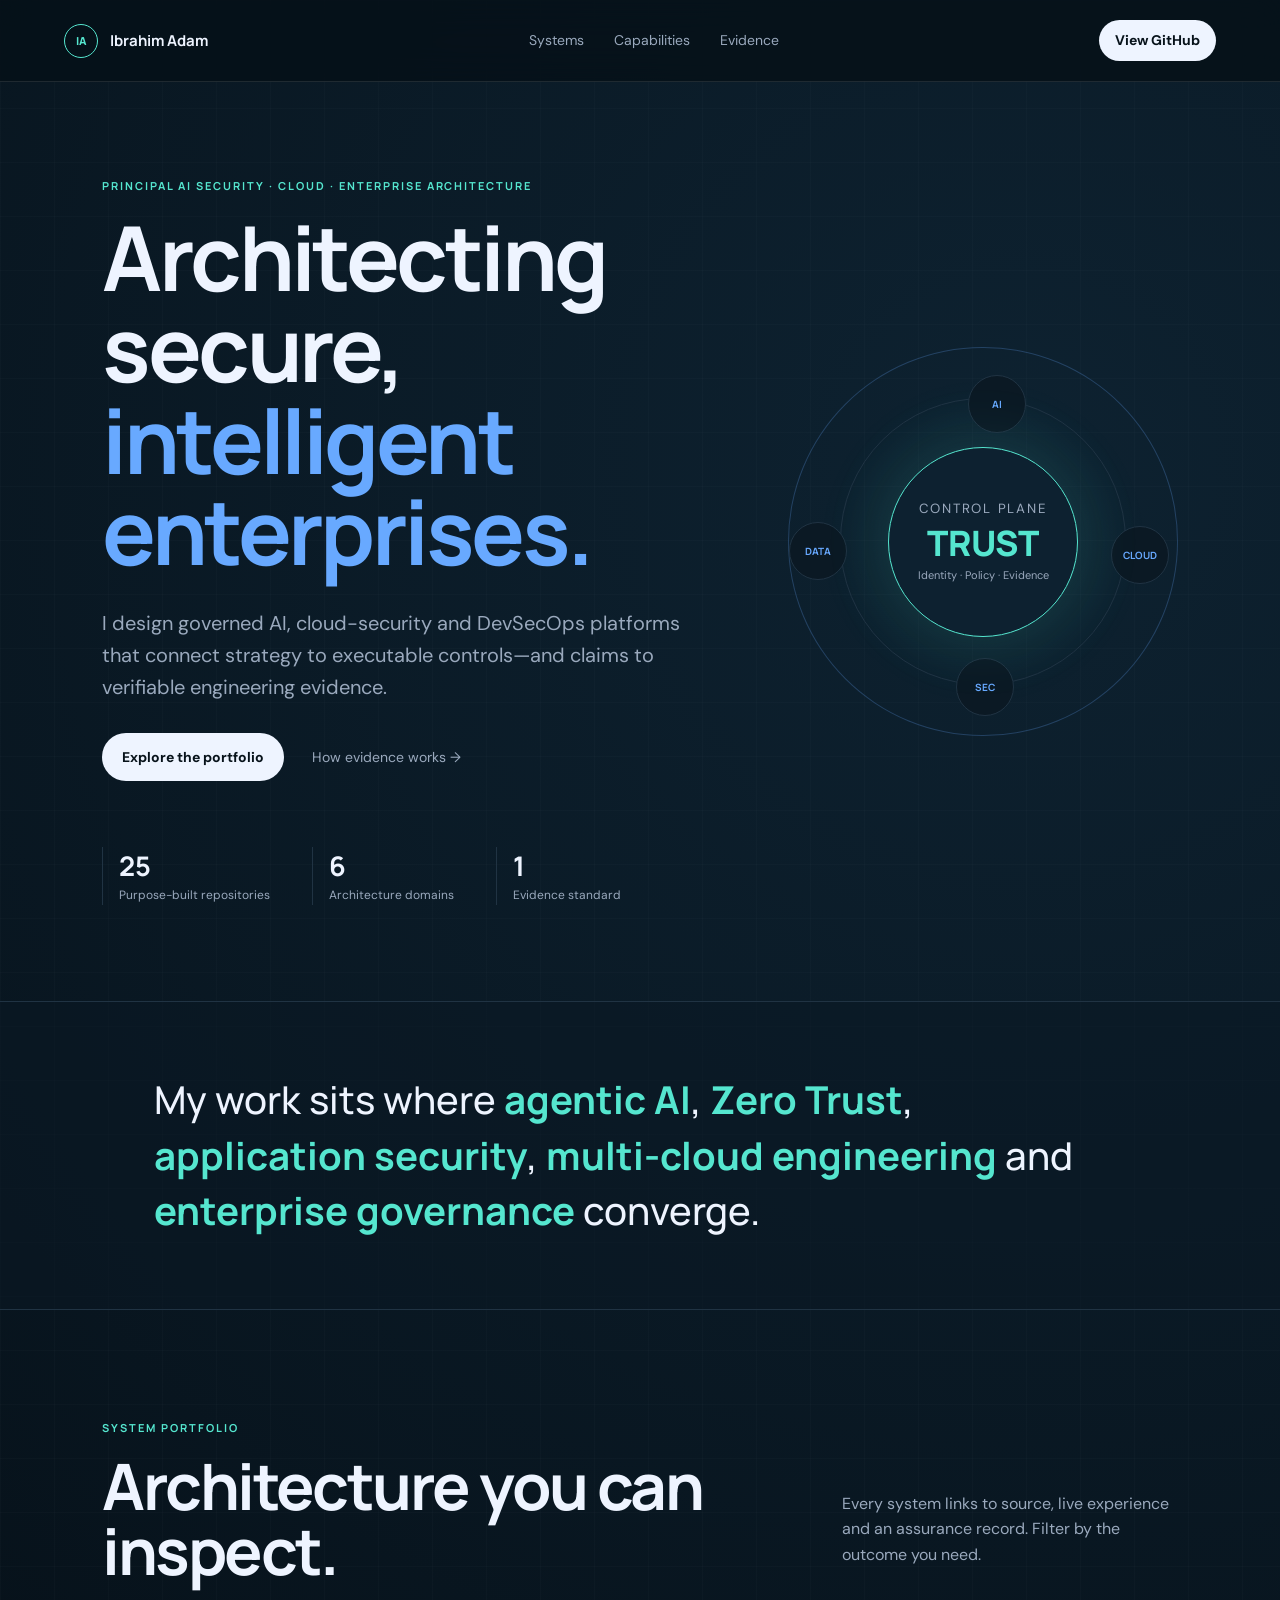
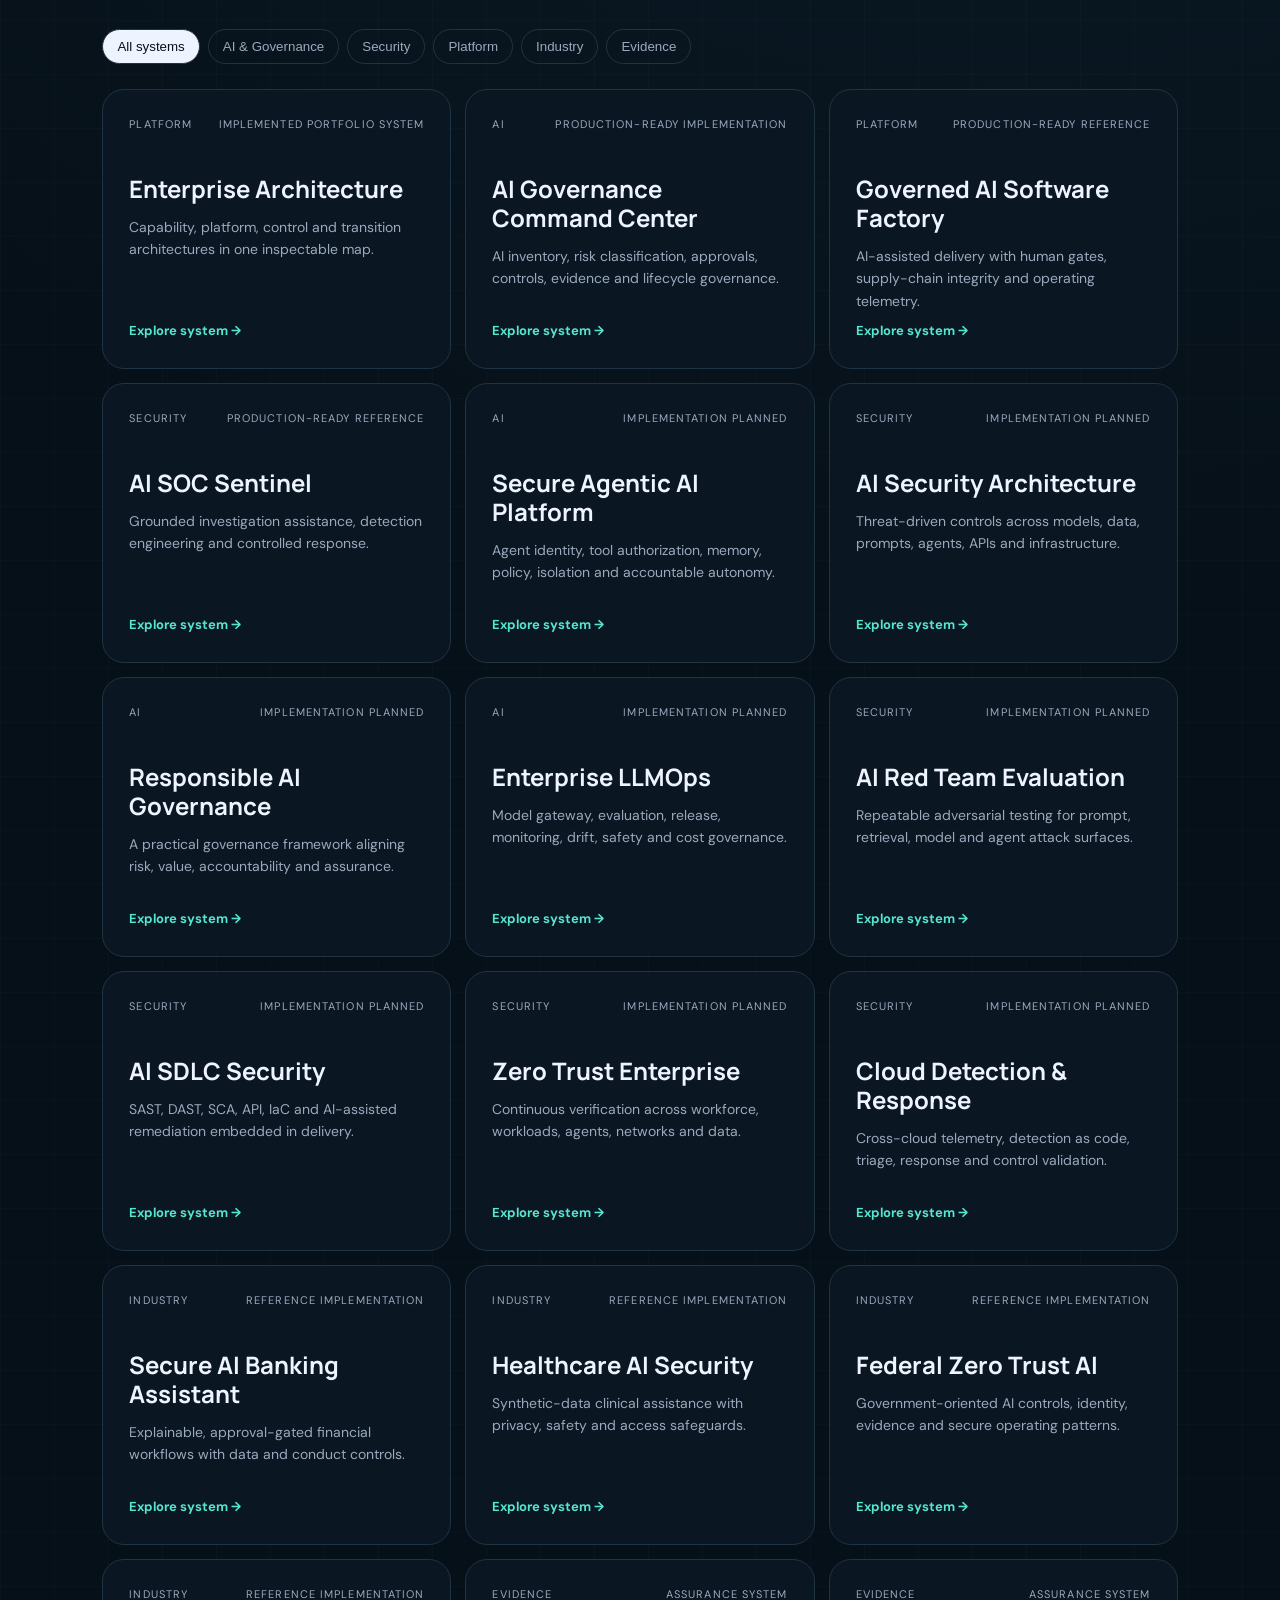
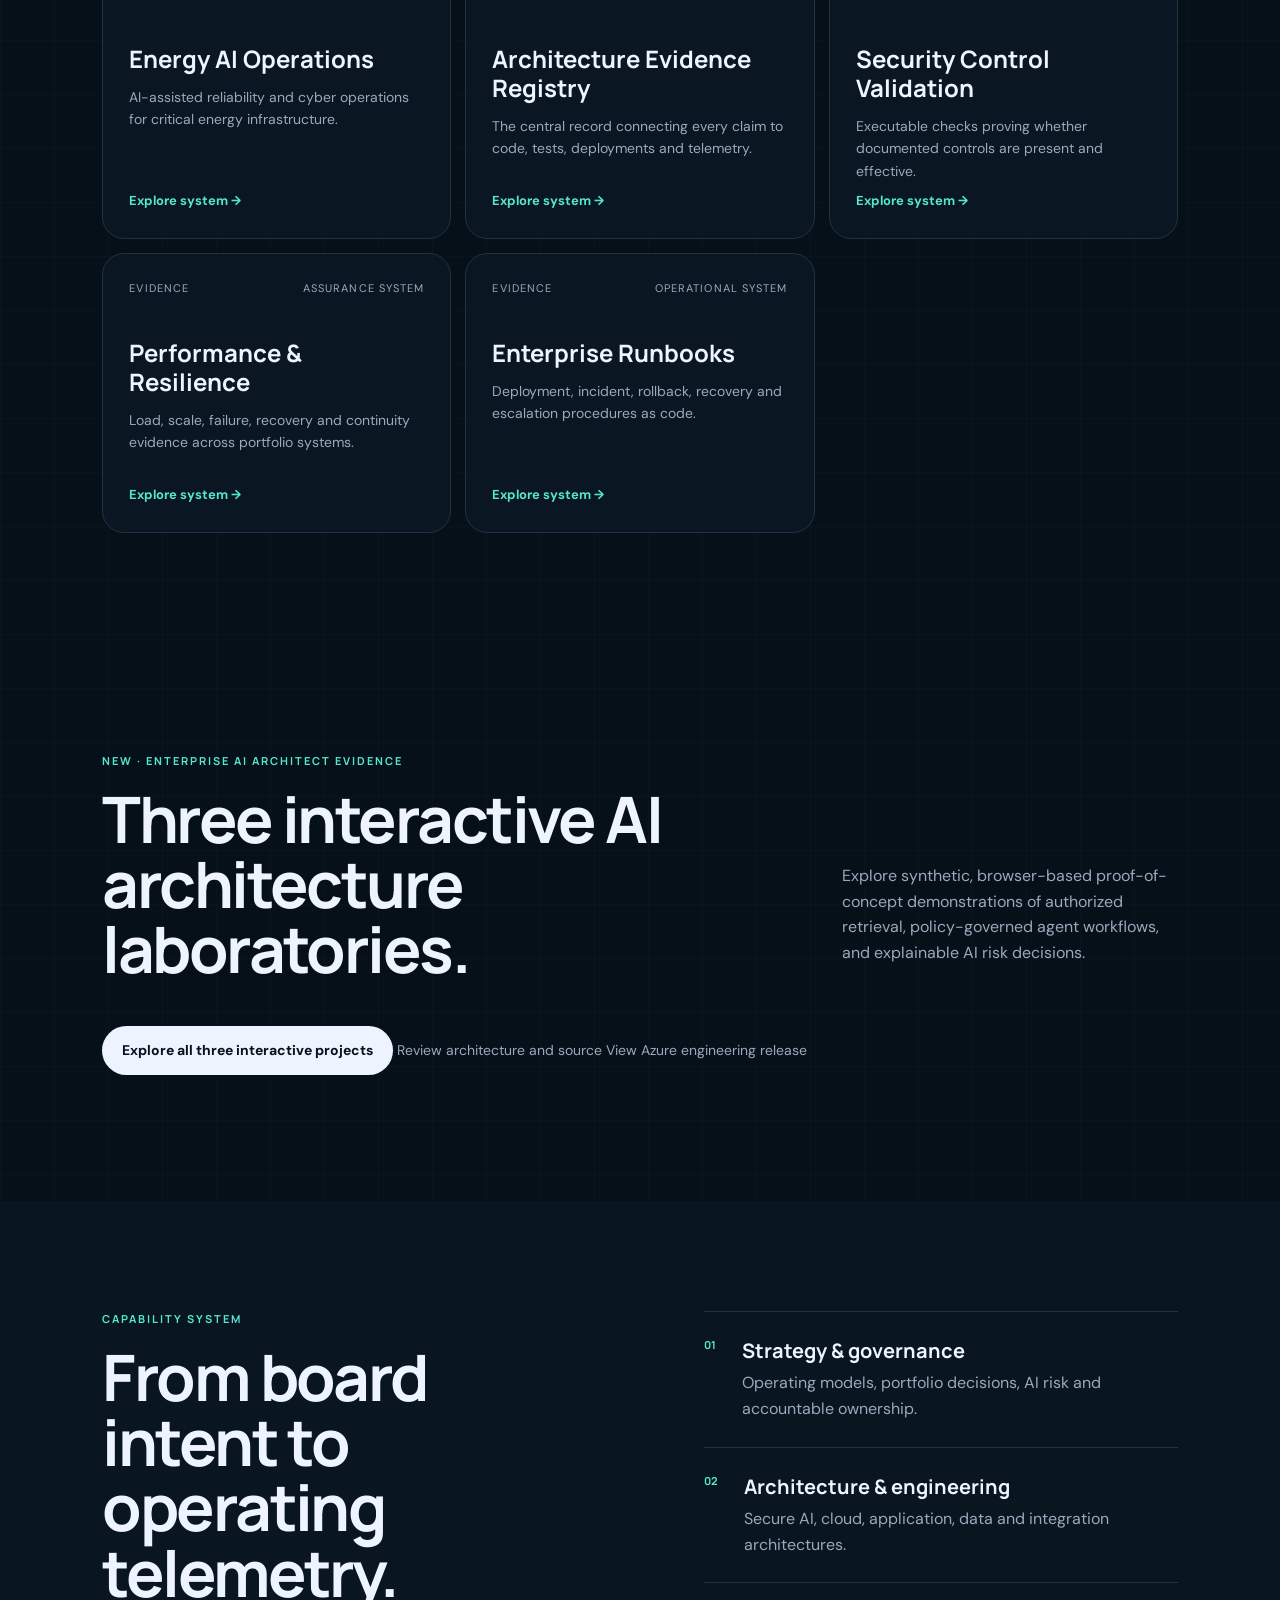
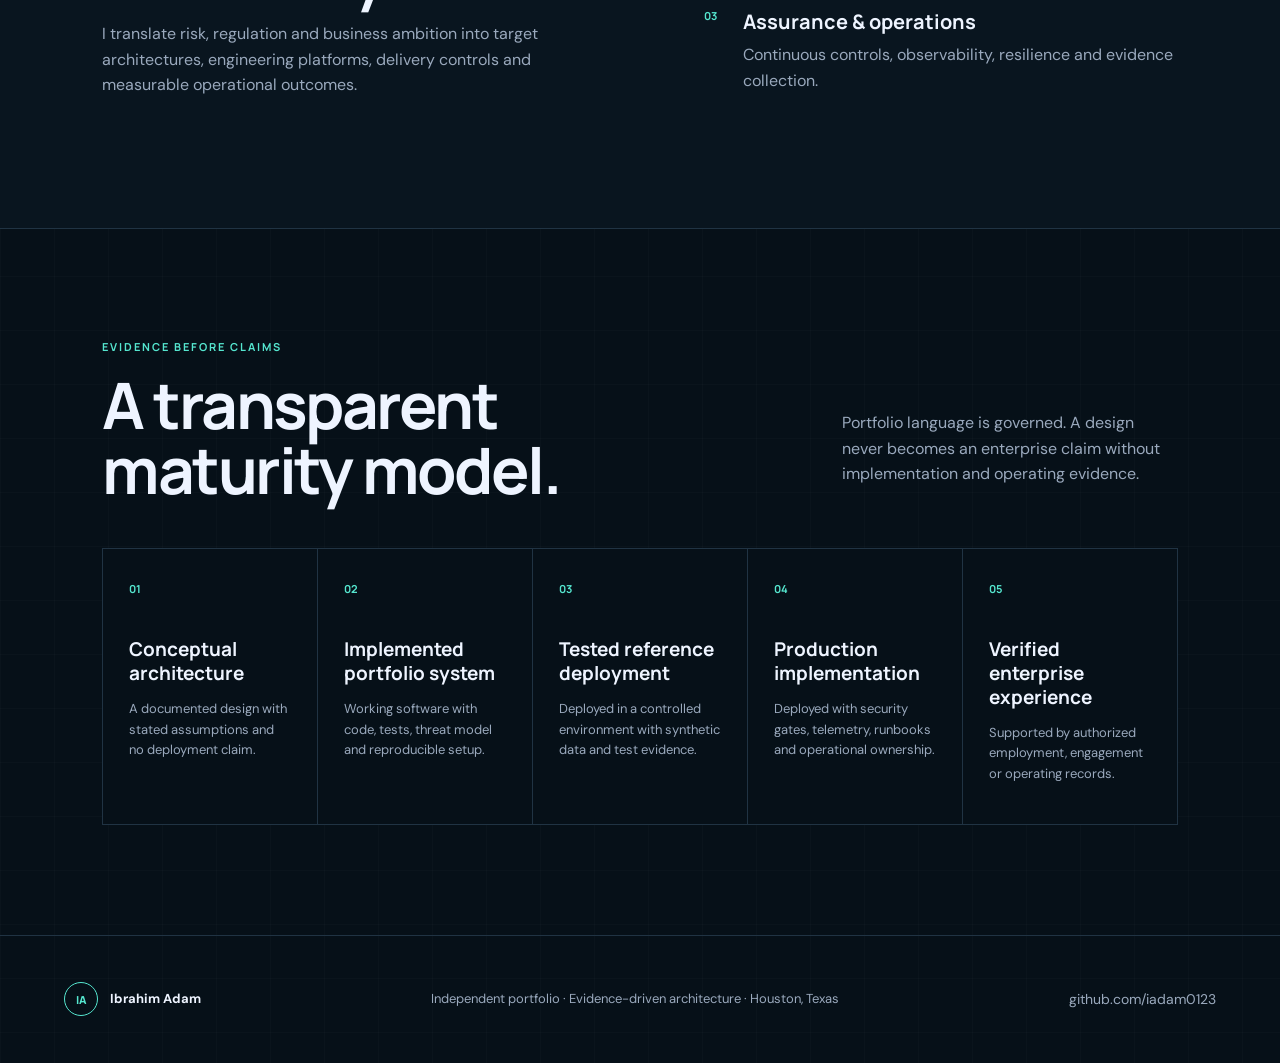
<file: index.html>
<!doctype html>
<html lang="en">
<head>
  <meta charset="utf-8">
  <meta name="viewport" content="width=device-width, initial-scale=1">
  <meta name="description" content="Ibrahim Adam's evidence-driven portfolio in AI security, governance, cloud and enterprise architecture.">
  <title>Ibrahim Adam | Secure Intelligent Enterprise Architect</title>
  <link rel="preconnect" href="https://fonts.googleapis.com">
  <link rel="preconnect" href="https://fonts.gstatic.com" crossorigin>
  <link href="https://fonts.googleapis.com/css2?family=DM+Sans:wght@400;500;600;700&family=Manrope:wght@500;600;700;800&display=swap" rel="stylesheet">
  <link rel="stylesheet" href="styles.css">
</head>
<body>
  <a class="skip" href="#main">Skip to content</a>
  <header class="topbar">
    <a class="brand" href="#top" aria-label="Ibrahim Adam home"><span class="brand-mark">IA</span><span>Ibrahim Adam</span></a>
    <nav aria-label="Primary navigation">
      <a href="#systems">Systems</a><a href="#capabilities">Capabilities</a><a href="#evidence">Evidence</a>
    </nav>
    <a class="button button-small" href="https://github.com/iadam0123">View GitHub</a>
  </header>

  <main id="main">
    <section class="hero" id="top">
      <div class="hero-copy">
        <p class="eyebrow">Principal AI Security · Cloud · Enterprise Architecture</p>
        <h1>Architecting secure,<br><span>intelligent enterprises.</span></h1>
        <p class="lede">I design governed AI, cloud-security and DevSecOps platforms that connect strategy to executable controls—and claims to verifiable engineering evidence.</p>
        <div class="hero-actions">
          <a class="button" href="#systems">Explore the portfolio</a>
          <a class="text-link" href="#evidence">How evidence works <span aria-hidden="true">→</span></a>
        </div>
        <dl class="signals" aria-label="Portfolio signals">
          <div><dt>25</dt><dd>Purpose-built repositories</dd></div>
          <div><dt>6</dt><dd>Architecture domains</dd></div>
          <div><dt>1</dt><dd>Evidence standard</dd></div>
        </dl>
      </div>
      <div class="hero-visual" aria-label="Architecture control plane illustration">
        <div class="orbit orbit-one"></div><div class="orbit orbit-two"></div>
        <div class="core"><small>CONTROL PLANE</small><strong>TRUST</strong><span>Identity · Policy · Evidence</span></div>
        <div class="node node-ai">AI</div><div class="node node-cloud">CLOUD</div><div class="node node-sec">SEC</div><div class="node node-data">DATA</div>
      </div>
    </section>

    <section class="statement">
      <p>My work sits where <strong>agentic AI</strong>, <strong>Zero Trust</strong>, <strong>application security</strong>, <strong>multi-cloud engineering</strong> and <strong>enterprise governance</strong> converge.</p>
    </section>

    <section class="section" id="systems">
      <div class="section-heading"><div><p class="eyebrow">System portfolio</p><h2>Architecture you can inspect.</h2></div><p>Every system links to source, live experience and an assurance record. Filter by the outcome you need.</p></div>
      <div class="filters" role="group" aria-label="Filter systems">
        <button class="filter active" data-filter="all">All systems</button>
        <button class="filter" data-filter="ai">AI & Governance</button>
        <button class="filter" data-filter="security">Security</button>
        <button class="filter" data-filter="platform">Platform</button>
        <button class="filter" data-filter="industry">Industry</button>
        <button class="filter" data-filter="evidence">Evidence</button>
      </div>
      <div class="systems-grid" id="systems-grid"></div>
    </section>


    <section class="section" id="ai-architect-labs"><div class="section-heading"><div><p class="eyebrow">New · Enterprise AI Architect evidence</p><h2>Three interactive AI architecture laboratories.</h2></div><p>Explore synthetic, browser-based proof-of-concept demonstrations of authorized retrieval, policy-governed agent workflows, and explainable AI risk decisions.</p></div><p><a class="button" href="/projects/">Explore all three interactive projects</a> <a class="text-link" href="https://github.com/iadam0123/iadam0123.github.io/tree/main/projects">Review architecture and source</a> <a class="text-link" href="/engineering/">View Azure engineering release</a></p></section>
    <section class="section split" id="capabilities">
      <div><p class="eyebrow">Capability system</p><h2>From board intent to operating telemetry.</h2><p class="section-copy">I translate risk, regulation and business ambition into target architectures, engineering platforms, delivery controls and measurable operational outcomes.</p></div>
      <ol class="capability-stack">
        <li><span>01</span><div><strong>Strategy & governance</strong><p>Operating models, portfolio decisions, AI risk and accountable ownership.</p></div></li>
        <li><span>02</span><div><strong>Architecture & engineering</strong><p>Secure AI, cloud, application, data and integration architectures.</p></div></li>
        <li><span>03</span><div><strong>Assurance & operations</strong><p>Continuous controls, observability, resilience and evidence collection.</p></div></li>
      </ol>
    </section>

    <section class="section evidence" id="evidence">
      <div class="section-heading"><div><p class="eyebrow">Evidence before claims</p><h2>A transparent maturity model.</h2></div><p>Portfolio language is governed. A design never becomes an enterprise claim without implementation and operating evidence.</p></div>
      <div class="evidence-grid">
        <article><span>01</span><h3>Conceptual architecture</h3><p>A documented design with stated assumptions and no deployment claim.</p></article>
        <article><span>02</span><h3>Implemented portfolio system</h3><p>Working software with code, tests, threat model and reproducible setup.</p></article>
        <article><span>03</span><h3>Tested reference deployment</h3><p>Deployed in a controlled environment with synthetic data and test evidence.</p></article>
        <article><span>04</span><h3>Production implementation</h3><p>Deployed with security gates, telemetry, runbooks and operational ownership.</p></article>
        <article><span>05</span><h3>Verified enterprise experience</h3><p>Supported by authorized employment, engagement or operating records.</p></article>
      </div>
    </section>
  </main>

  <footer><div><span class="brand-mark">IA</span><strong>Ibrahim Adam</strong></div><p>Independent portfolio · Evidence-driven architecture · Houston, Texas</p><a href="https://github.com/iadam0123">github.com/iadam0123</a></footer>
  <script src="app.js"></script>
</body>
</html>
</file>
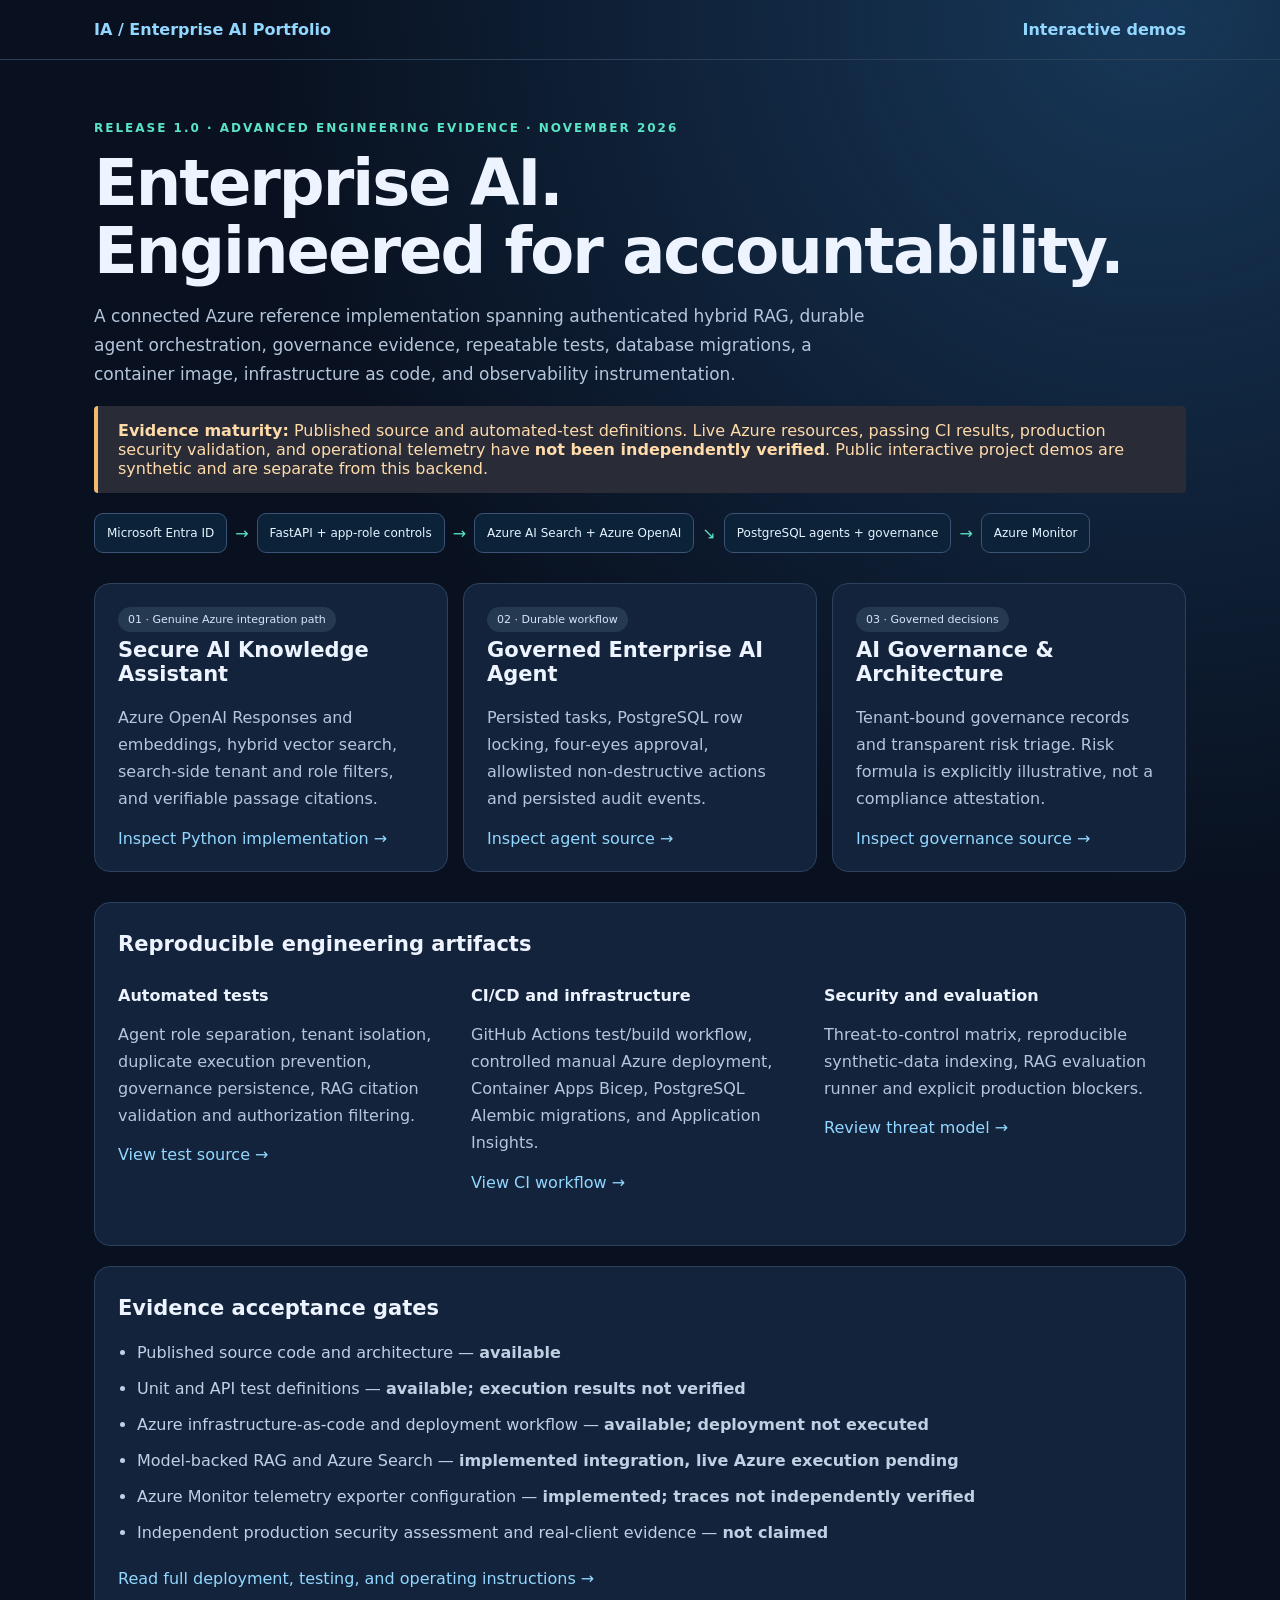
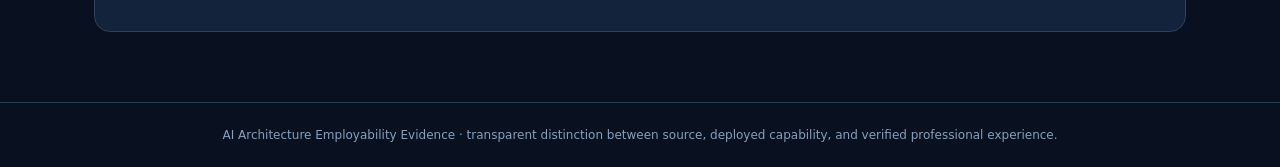
<file: engineering/index.html>
<!doctype html><html lang="en"><head><meta charset="utf-8"><meta name="viewport" content="width=device-width,initial-scale=1"><meta name="description" content="Enterprise AI Architect engineering evidence, Azure RAG, durable agent orchestration, governance, tests, IaC and readiness status."><title>Enterprise AI Engineering | Evidence Release</title><style>:root{font-family:Inter,system-ui,sans-serif;background:#091120;color:#edf4ff}*{box-sizing:border-box}body{margin:0;background:radial-gradient(circle at 90% 0%,#173758 0%,transparent 42%),#091120;min-height:100vh}main{max-width:1140px;margin:auto;padding:46px 24px 70px}header{display:flex;align-items:center;justify-content:space-between;padding:20px max(24px,calc((100vw - 1092px)/2));border-bottom:1px solid #2b4059}a{color:#92d7ff;text-decoration:none}header a{font-weight:700}h1{font-size:clamp(38px,5vw,64px);letter-spacing:-2px;margin:9px 0;line-height:1.05}h2{font-size:21px}p{color:#b4c6dc;line-height:1.7}.eyebrow{font-size:12px;color:#5ae4c6;letter-spacing:2px;font-weight:700;text-transform:uppercase}.lede{max-width:800px;font-size:17px}.grid{display:grid;grid-template-columns:repeat(3,1fr);gap:15px;margin:30px 0}.panel{border:1px solid #2b415e;border-radius:16px;padding:23px;background:#13233b}.panel h2{margin-top:6px}.tag{display:inline-block;font-size:11px;color:#d5e5fb;background:#253950;border-radius:15px;padding:6px 10px}ul{padding-left:19px;line-height:2;color:#c0d0e3}li{margin-bottom:4px}.status{border-left:4px solid #f3b96f;padding:15px 20px;background:#292b37;margin:18px 0;color:#ffdbaa;border-radius:4px}.flow{display:flex;flex-wrap:wrap;gap:8px;align-items:center;margin:20px 0}.node{border:1px solid #3b5375;border-radius:9px;background:#0b2238;padding:12px;color:#e5f4ff;font-size:12px}.arrow{color:#5ae4c6}footer{padding:25px;border-top:1px solid #2c3f59;text-align:center;color:#879fbc;font-size:12px}@media(max-width:820px){.grid{grid-template-columns:1fr}}</style></head><body><header><a href="https://iadam0123.github.io/">IA / Enterprise AI Portfolio</a><a href="https://iadam0123.github.io/projects/">Interactive demos</a></header><main><p class="eyebrow">Release 1.0 · Advanced engineering evidence · November 2026</p><h1>Enterprise AI.<br>Engineered for accountability.</h1><p class="lede">A connected Azure reference implementation spanning authenticated hybrid RAG, durable agent orchestration, governance evidence, repeatable tests, database migrations, a container image, infrastructure as code, and observability instrumentation.</p><div class="status"><strong>Evidence maturity:</strong> Published source and automated-test definitions. Live Azure resources, passing CI results, production security validation, and operational telemetry have <strong>not been independently verified</strong>. Public interactive project demos are synthetic and are separate from this backend.</div><div class="flow"><span class="node">Microsoft Entra ID</span><span class="arrow">→</span><span class="node">FastAPI + app-role controls</span><span class="arrow">→</span><span class="node">Azure AI Search + Azure OpenAI</span><span class="arrow">↘</span><span class="node">PostgreSQL agents + governance</span><span class="arrow">→</span><span class="node">Azure Monitor</span></div><div class="grid"><article class="panel"><span class="tag">01 · Genuine Azure integration path</span><h2>Secure AI Knowledge Assistant</h2><p>Azure OpenAI Responses and embeddings, hybrid vector search, search-side tenant and role filters, and verifiable passage citations.</p><a href="https://github.com/iadam0123/iadam0123.github.io/blob/main/engineering/app/knowledge.py">Inspect Python implementation →</a></article><article class="panel"><span class="tag">02 · Durable workflow</span><h2>Governed Enterprise AI Agent</h2><p>Persisted tasks, PostgreSQL row locking, four-eyes approval, allowlisted non-destructive actions and persisted audit events.</p><a href="https://github.com/iadam0123/iadam0123.github.io/blob/main/engineering/app/agents.py">Inspect agent source →</a></article><article class="panel"><span class="tag">03 · Governed decisions</span><h2>AI Governance & Architecture</h2><p>Tenant-bound governance records and transparent risk triage. Risk formula is explicitly illustrative, not a compliance attestation.</p><a href="https://github.com/iadam0123/iadam0123.github.io/blob/main/engineering/app/governance.py">Inspect governance source →</a></article></div><section class="panel"><h2>Reproducible engineering artifacts</h2><div class="grid"><div><strong>Automated tests</strong><p>Agent role separation, tenant isolation, duplicate execution prevention, governance persistence, RAG citation validation and authorization filtering.</p><a href="https://github.com/iadam0123/iadam0123.github.io/tree/main/engineering/tests">View test source →</a></div><div><strong>CI/CD and infrastructure</strong><p>GitHub Actions test/build workflow, controlled manual Azure deployment, Container Apps Bicep, PostgreSQL Alembic migrations, and Application Insights.</p><a href="https://github.com/iadam0123/iadam0123.github.io/blob/main/.github/workflows/enterprise-ai-ci.yml">View CI workflow →</a></div><div><strong>Security and evaluation</strong><p>Threat-to-control matrix, reproducible synthetic-data indexing, RAG evaluation runner and explicit production blockers.</p><a href="https://github.com/iadam0123/iadam0123.github.io/blob/main/engineering/THREAT_MODEL.md">Review threat model →</a></div></div></section><section class="panel" style="margin-top:20px"><h2>Evidence acceptance gates</h2><ul><li>Published source code and architecture — <strong>available</strong></li><li>Unit and API test definitions — <strong>available; execution results not verified</strong></li><li>Azure infrastructure-as-code and deployment workflow — <strong>available; deployment not executed</strong></li><li>Model-backed RAG and Azure Search — <strong>implemented integration, live Azure execution pending</strong></li><li>Azure Monitor telemetry exporter configuration — <strong>implemented; traces not independently verified</strong></li><li>Independent production security assessment and real-client evidence — <strong>not claimed</strong></li></ul><p><a href="https://github.com/iadam0123/iadam0123.github.io/blob/main/engineering/README.md">Read full deployment, testing, and operating instructions →</a></p></section></main><footer>AI Architecture Employability Evidence · transparent distinction between source, deployed capability, and verified professional experience.</footer></body></html>
</file>
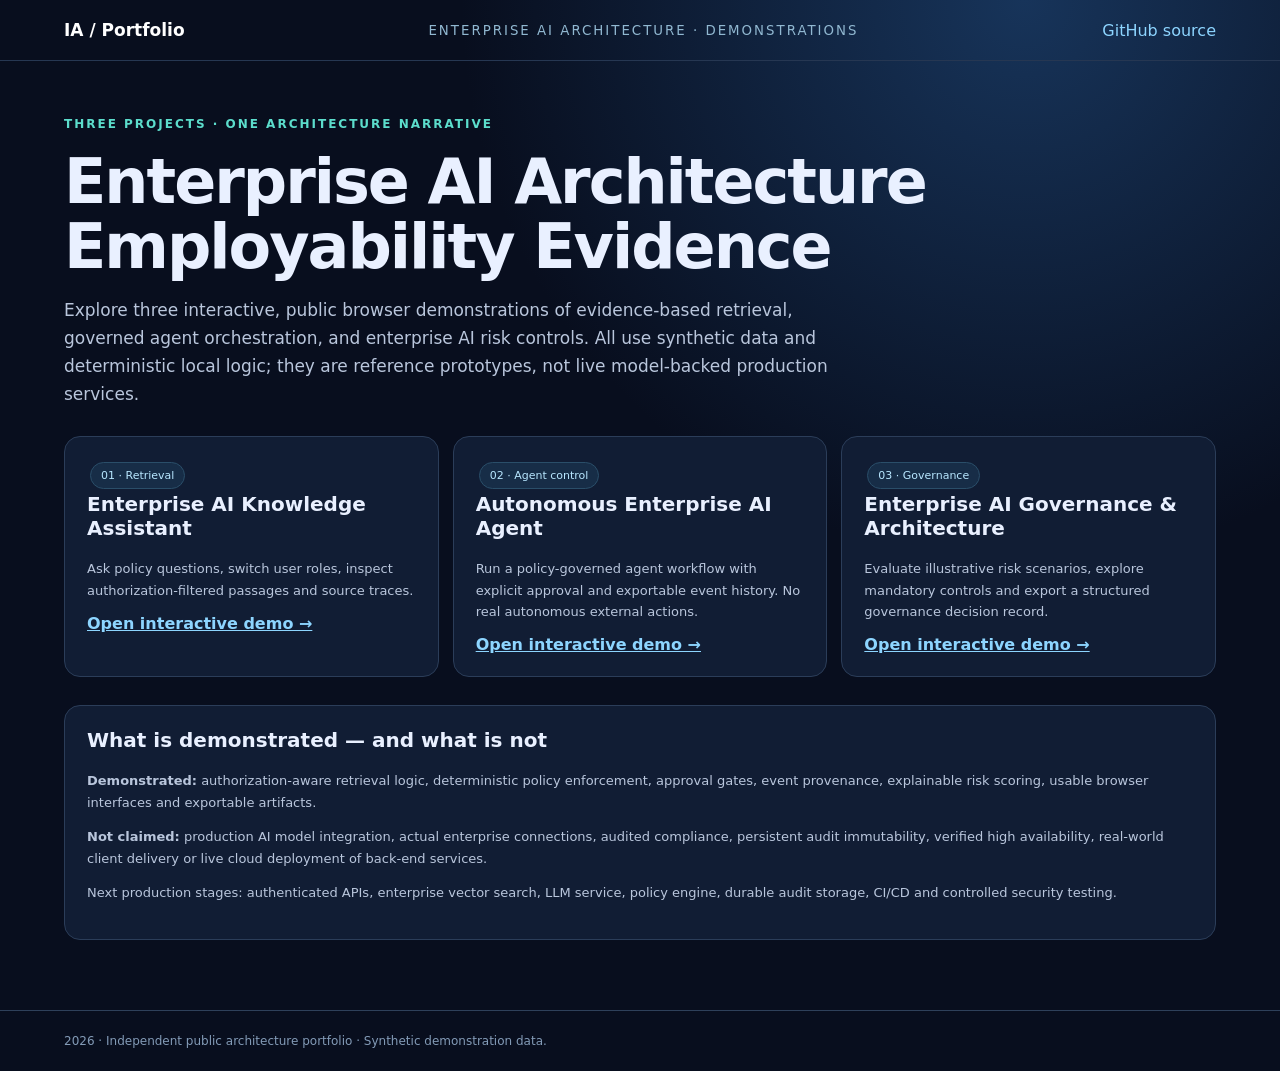
<file: projects/index.html>
<!doctype html><html lang="en"><head><meta charset="utf-8"><meta name="viewport" content="width=device-width,initial-scale=1"><title>Enterprise AI Architect | Three-project Evidence Lab</title><style>:root{font-family:Inter,system-ui,-apple-system,sans-serif;color:#e9f0ff;background:#080e1e}*{box-sizing:border-box}body{margin:0;background:radial-gradient(circle at 80% 0%,#17345a 0%,transparent 38%),#080e1e;min-height:100vh}a{color:#8dd5ff}header{display:flex;justify-content:space-between;align-items:center;border-bottom:1px solid #263752;padding:20px clamp(18px,5vw,70px)}header a{text-decoration:none}header .brand{font-weight:800;font-size:17px;color:#fff}header small{letter-spacing:2px;color:#91b8d1}main{max-width:1200px;margin:0 auto;padding:42px 24px 70px}.eyebrow{font-weight:700;text-transform:uppercase;letter-spacing:2px;color:#5cddcc;font-size:12px}h1{font-size:clamp(34px,5vw,62px);letter-spacing:-2px;line-height:1.05;margin:14px 0}h2{font-size:20px;margin:0 0 18px}p{line-height:1.65;color:#b9c6dc}.lede{font-size:17px;max-width:780px}.tag{display:inline-block;color:#b8e7ff;background:#172d47;border:1px solid #2a4e69;border-radius:20px;padding:6px 10px;font-size:11px;margin:3px}.layout{display:grid;grid-template-columns:310px 1fr;gap:20px;margin-top:30px}.panel,.tile{background:#111d34;border:1px solid #2b3d59;border-radius:16px;padding:22px}.panel p,.tile p{font-size:13px}button,select,input,textarea{font:inherit}button{background:#2778c9;color:#fff;border:1px solid #4398f3;border-radius:10px;padding:11px 15px;cursor:pointer;font-weight:700}button:hover{background:#398de0}button.secondary{background:#17263d;border-color:#45607d}button:focus-visible,input:focus-visible,select:focus-visible{outline:2px solid #5cddcc;outline-offset:2px}label{display:block;color:#acc2d9;margin:14px 0 7px;font-size:13px}select,input,textarea{width:100%;background:#09172b;color:white;border:1px solid #3a5171;border-radius:9px;padding:11px}textarea{min-height:105px}.controls{display:flex;flex-wrap:wrap;gap:9px;margin-top:15px}.result{background:#09182b;border:1px solid #284b62;padding:17px;border-radius:12px;margin-top:16px;white-space:pre-wrap;line-height:1.65}.stats{display:grid;grid-template-columns:repeat(3,1fr);gap:12px;margin:20px 0}.stat{background:#0d223b;padding:16px;border-radius:12px;border:1px solid #29405e}.stat strong{display:block;font-size:24px}.stat span{color:#97aecb;font-size:12px}.muted{font-size:12px;color:#a9b7cd}.status{padding:10px;border-radius:8px;background:#13352f;color:#adf8dc;font-size:13px}.warning{background:#443015;color:#ffe0a2}.cards{display:grid;grid-template-columns:repeat(3,1fr);gap:14px;margin-top:28px}.tile a{font-weight:700}code{color:#92e5d7}footer{border-top:1px solid #2e405a;padding:23px 5vw;color:#839bb7;font-size:12px}.log{max-height:270px;overflow:auto;white-space:pre-wrap;font:12px/1.6 ui-monospace,monospace;color:#a7d7ef}table{border-collapse:collapse;width:100%;font-size:13px}td,th{padding:11px;border-bottom:1px solid #30415c;text-align:left}th{color:#9fe6e0}@media(max-width:800px){.layout{grid-template-columns:1fr}.cards,.stats{grid-template-columns:1fr}header small{display:none}}</style></head><body><header><a class="brand" href="https://iadam0123.github.io/">IA / Portfolio</a><small>ENTERPRISE AI ARCHITECTURE · DEMONSTRATIONS</small><a href="https://github.com/iadam0123/iadam0123.github.io">GitHub source</a></header><main><p class="eyebrow">Three projects · one architecture narrative</p><h1>Enterprise AI Architecture<br>Employability Evidence</h1><p class="lede">Explore three interactive, public browser demonstrations of evidence-based retrieval, governed agent orchestration, and enterprise AI risk controls. All use synthetic data and deterministic local logic; they are reference prototypes, not live model-backed production services.</p><div class="cards"><article class="tile"><span class="tag">01 · Retrieval</span><h2>Enterprise AI Knowledge Assistant</h2><p>Ask policy questions, switch user roles, inspect authorization-filtered passages and source traces.</p><a href="./enterprise-knowledge-assistant/">Open interactive demo →</a></article><article class="tile"><span class="tag">02 · Agent control</span><h2>Autonomous Enterprise AI Agent</h2><p>Run a policy-governed agent workflow with explicit approval and exportable event history. No real autonomous external actions.</p><a href="./autonomous-enterprise-agent/">Open interactive demo →</a></article><article class="tile"><span class="tag">03 · Governance</span><h2>Enterprise AI Governance & Architecture</h2><p>Evaluate illustrative risk scenarios, explore mandatory controls and export a structured governance decision record.</p><a href="./enterprise-ai-governance/">Open interactive demo →</a></article></div><section class="panel" style="margin-top:28px"><h2>What is demonstrated — and what is not</h2><p><strong>Demonstrated:</strong> authorization-aware retrieval logic, deterministic policy enforcement, approval gates, event provenance, explainable risk scoring, usable browser interfaces and exportable artifacts.</p><p><strong>Not claimed:</strong> production AI model integration, actual enterprise connections, audited compliance, persistent audit immutability, verified high availability, real-world client delivery or live cloud deployment of back-end services.</p><p>Next production stages: authenticated APIs, enterprise vector search, LLM service, policy engine, durable audit storage, CI/CD and controlled security testing.</p></section></main><footer>2026 · Independent public architecture portfolio · Synthetic demonstration data.</footer></body></html>
</file>
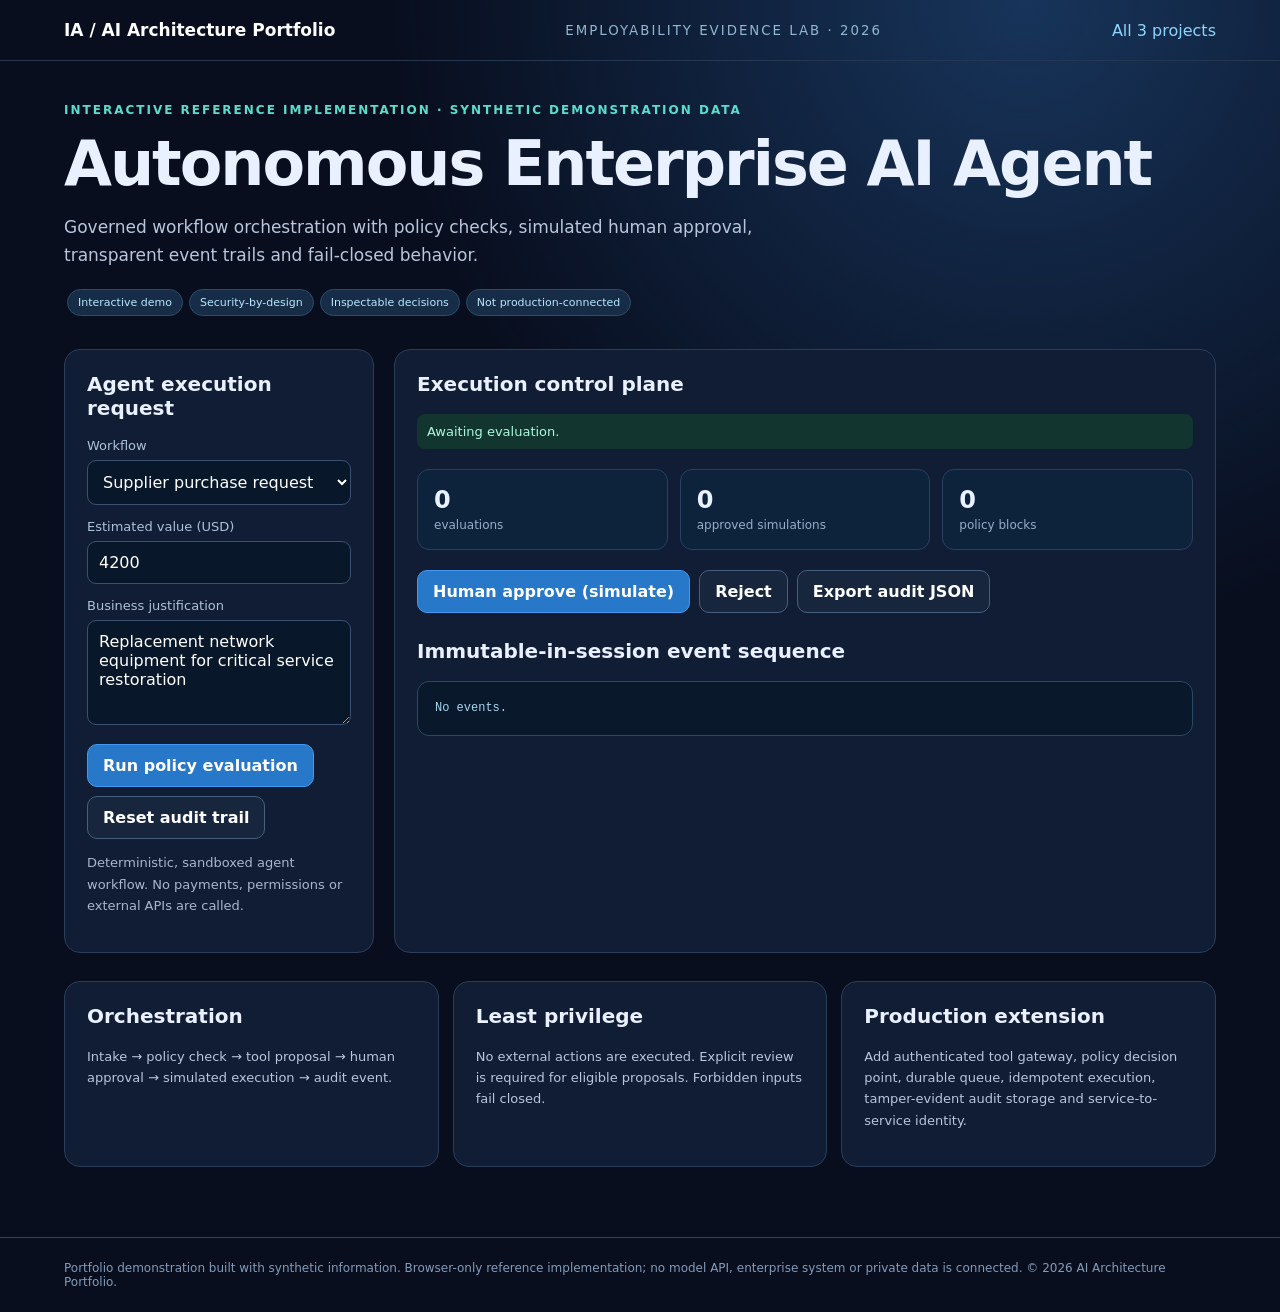
<file: projects/autonomous-enterprise-agent/index.html>
<!doctype html><html lang="en"><head><meta charset="utf-8"><meta name="viewport" content="width=device-width,initial-scale=1"><meta name="description" content="Governed workflow orchestration with policy checks, simulated human approval, transparent event trails and fail-closed behavior."><title>Autonomous Enterprise AI Agent | AI Architect Employability Evidence</title><style>:root{font-family:Inter,system-ui,-apple-system,sans-serif;color:#e9f0ff;background:#080e1e}*{box-sizing:border-box}body{margin:0;background:radial-gradient(circle at 80% 0%,#17345a 0%,transparent 38%),#080e1e;min-height:100vh}a{color:#8dd5ff}header{display:flex;justify-content:space-between;align-items:center;border-bottom:1px solid #263752;padding:20px clamp(18px,5vw,70px)}header a{text-decoration:none}header .brand{font-weight:800;font-size:17px;color:#fff}header small{letter-spacing:2px;color:#91b8d1}main{max-width:1200px;margin:0 auto;padding:42px 24px 70px}.eyebrow{font-weight:700;text-transform:uppercase;letter-spacing:2px;color:#5cddcc;font-size:12px}h1{font-size:clamp(34px,5vw,62px);letter-spacing:-2px;line-height:1.05;margin:14px 0}h2{font-size:20px;margin:0 0 18px}p{line-height:1.65;color:#b9c6dc}.lede{font-size:17px;max-width:780px}.tag{display:inline-block;color:#b8e7ff;background:#172d47;border:1px solid #2a4e69;border-radius:20px;padding:6px 10px;font-size:11px;margin:3px}.layout{display:grid;grid-template-columns:310px 1fr;gap:20px;margin-top:30px}.panel,.tile{background:#111d34;border:1px solid #2b3d59;border-radius:16px;padding:22px}.panel p,.tile p{font-size:13px}button,select,input,textarea{font:inherit}button{background:#2778c9;color:#fff;border:1px solid #4398f3;border-radius:10px;padding:11px 15px;cursor:pointer;font-weight:700}button:hover{background:#398de0}button.secondary{background:#17263d;border-color:#45607d}button:focus-visible,input:focus-visible,select:focus-visible{outline:2px solid #5cddcc;outline-offset:2px}label{display:block;color:#acc2d9;margin:14px 0 7px;font-size:13px}select,input,textarea{width:100%;background:#09172b;color:white;border:1px solid #3a5171;border-radius:9px;padding:11px}textarea{min-height:105px}.controls{display:flex;flex-wrap:wrap;gap:9px;margin-top:15px}.result{background:#09182b;border:1px solid #284b62;padding:17px;border-radius:12px;margin-top:16px;white-space:pre-wrap;line-height:1.65}.stats{display:grid;grid-template-columns:repeat(3,1fr);gap:12px;margin:20px 0}.stat{background:#0d223b;padding:16px;border-radius:12px;border:1px solid #29405e}.stat strong{display:block;font-size:24px}.stat span{color:#97aecb;font-size:12px}.muted{font-size:12px;color:#a9b7cd}.status{padding:10px;border-radius:8px;background:#13352f;color:#adf8dc;font-size:13px}.warning{background:#443015;color:#ffe0a2}.cards{display:grid;grid-template-columns:repeat(3,1fr);gap:14px;margin-top:28px}.tile a{font-weight:700}code{color:#92e5d7}footer{border-top:1px solid #2e405a;padding:23px 5vw;color:#839bb7;font-size:12px}.log{max-height:270px;overflow:auto;white-space:pre-wrap;font:12px/1.6 ui-monospace,monospace;color:#a7d7ef}table{border-collapse:collapse;width:100%;font-size:13px}td,th{padding:11px;border-bottom:1px solid #30415c;text-align:left}th{color:#9fe6e0}@media(max-width:800px){.layout{grid-template-columns:1fr}.cards,.stats{grid-template-columns:1fr}header small{display:none}}</style></head><body><header><a class="brand" href="https://iadam0123.github.io/">IA / AI Architecture Portfolio</a><small>EMPLOYABILITY EVIDENCE LAB · 2026</small><a href="../">All 3 projects</a></header><main><div class="eyebrow">Interactive reference implementation · Synthetic demonstration data</div><h1>Autonomous Enterprise AI Agent</h1><p class="lede">Governed workflow orchestration with policy checks, simulated human approval, transparent event trails and fail-closed behavior.</p><span class="tag">Interactive demo</span><span class="tag">Security-by-design</span><span class="tag">Inspectable decisions</span><span class="tag">Not production-connected</span><div class="layout"><section class="panel"><h2>Agent execution request</h2><label for="workflow">Workflow</label><select id="workflow"><option value="purchase">Supplier purchase request</option><option value="access">Temporary access request</option></select><label for="amount">Estimated value (USD)</label><input id="amount" type="number" min="0" value="4200"><label for="reason">Business justification</label><textarea id="reason">Replacement network equipment for critical service restoration</textarea><div class="controls"><button id="plan">Run policy evaluation</button><button class="secondary" id="reset">Reset audit trail</button></div><p class="muted">Deterministic, sandboxed agent workflow. No payments, permissions or external APIs are called.</p></section><section class="panel"><h2>Execution control plane</h2><div id="decision" class="status">Awaiting evaluation.</div><div class="stats"><div class="stat"><strong id="actions">0</strong><span>evaluations</span></div><div class="stat"><strong id="approvals">0</strong><span>approved simulations</span></div><div class="stat"><strong id="blocks">0</strong><span>policy blocks</span></div></div><div class="controls"><button id="approve" disabled>Human approve (simulate)</button><button id="reject" class="secondary" disabled>Reject</button><button id="export" class="secondary">Export audit JSON</button></div><h2 style="margin-top:26px">Immutable-in-session event sequence</h2><div id="audit" class="result log" aria-live="polite">No events.</div></section></div><div class="cards"><div class="tile"><h2>Orchestration</h2><p>Intake → policy check → tool proposal → human approval → simulated execution → audit event.</p></div><div class="tile"><h2>Least privilege</h2><p>No external actions are executed. Explicit review is required for eligible proposals. Forbidden inputs fail closed.</p></div><div class="tile"><h2>Production extension</h2><p>Add authenticated tool gateway, policy decision point, durable queue, idempotent execution, tamper-evident audit storage and service-to-service identity.</p></div></div></main><footer>Portfolio demonstration built with synthetic information. Browser-only reference implementation; no model API, enterprise system or private data is connected. © 2026 AI Architecture Portfolio.</footer><script>let log=[],pending=null;const $=id=>document.getElementById(id);function event(type,details){log.push({seq:log.length+1,timestamp:new Date().toISOString(),type,details});render()}function render(){const counts={evaluation:0,approved:0,blocked:0};log.forEach(e=>{if(e.type==="EVALUATED")counts.evaluation++;if(e.type==="APPROVED")counts.approved++;if(e.type==="BLOCKED")counts.blocked++});$("actions").textContent=counts.evaluation;$("approvals").textContent=counts.approved;$("blocks").textContent=counts.blocked;$("audit").textContent=log.length?log.map(e=>e.seq+" · "+e.type+" · "+e.details).join("\n"):"No events."}function state(msg,warn=false){$("decision").textContent=msg;$("decision").className="status"+(warn?" warning":"")}function disable(){pending=null;$("approve").disabled=true;$("reject").disabled=true}$("plan").onclick=()=>{disable();const type=$("workflow").value,amount=Number($("amount").value),reason=$("reason").value.trim();event("EVALUATED",type+" | $"+amount+" | "+reason.slice(0,100));if(!Number.isFinite(amount)||amount<=0||!reason){event("BLOCKED","Invalid request, positive amount and justification required");state("Denied: invalid request",true);return}if(amount>10000){event("BLOCKED","Exceeds sandbox approval threshold of $10,000");state("Policy block: request exceeds $10,000 simulated limit",true);return}if(/ignore policy|bypass approval|disable audit/i.test(reason)){event("BLOCKED","Potential instruction/policy bypass language detected");state("Policy block: suspected bypass language",true);return}pending={type,amount,reason};event("PROPOSED","No side effect performed; human approval required");state("Approval needed. Proposed action is held and cannot execute automatically.");$("approve").disabled=false;$("reject").disabled=false};$("approve").onclick=()=>{if(!pending)return;event("APPROVED","Human review simulation for "+pending.type);event("SIMULATED_EXECUTION","No real vendor, identity or enterprise action; reference workflow only");state("Simulated action completed after explicit approval.");disable()};$("reject").onclick=()=>{if(!pending)return;event("REJECTED","Human reviewer rejected simulated action");state("Action rejected; nothing executed.",true);disable()};$("reset").onclick=()=>{log=[];disable();state("Audit session reset.");render()};$("export").onclick=()=>{const blob=new Blob([JSON.stringify({schema:"agent-audit-v1",mode:"synthetic-reference-only",events:log},null,2)],{type:"application/json"}),url=URL.createObjectURL(blob),a=document.createElement("a");a.href=url;a.download="agent-demo-audit.json";a.click();setTimeout(()=>URL.revokeObjectURL(url),1000)};</script></body></html>
</file>
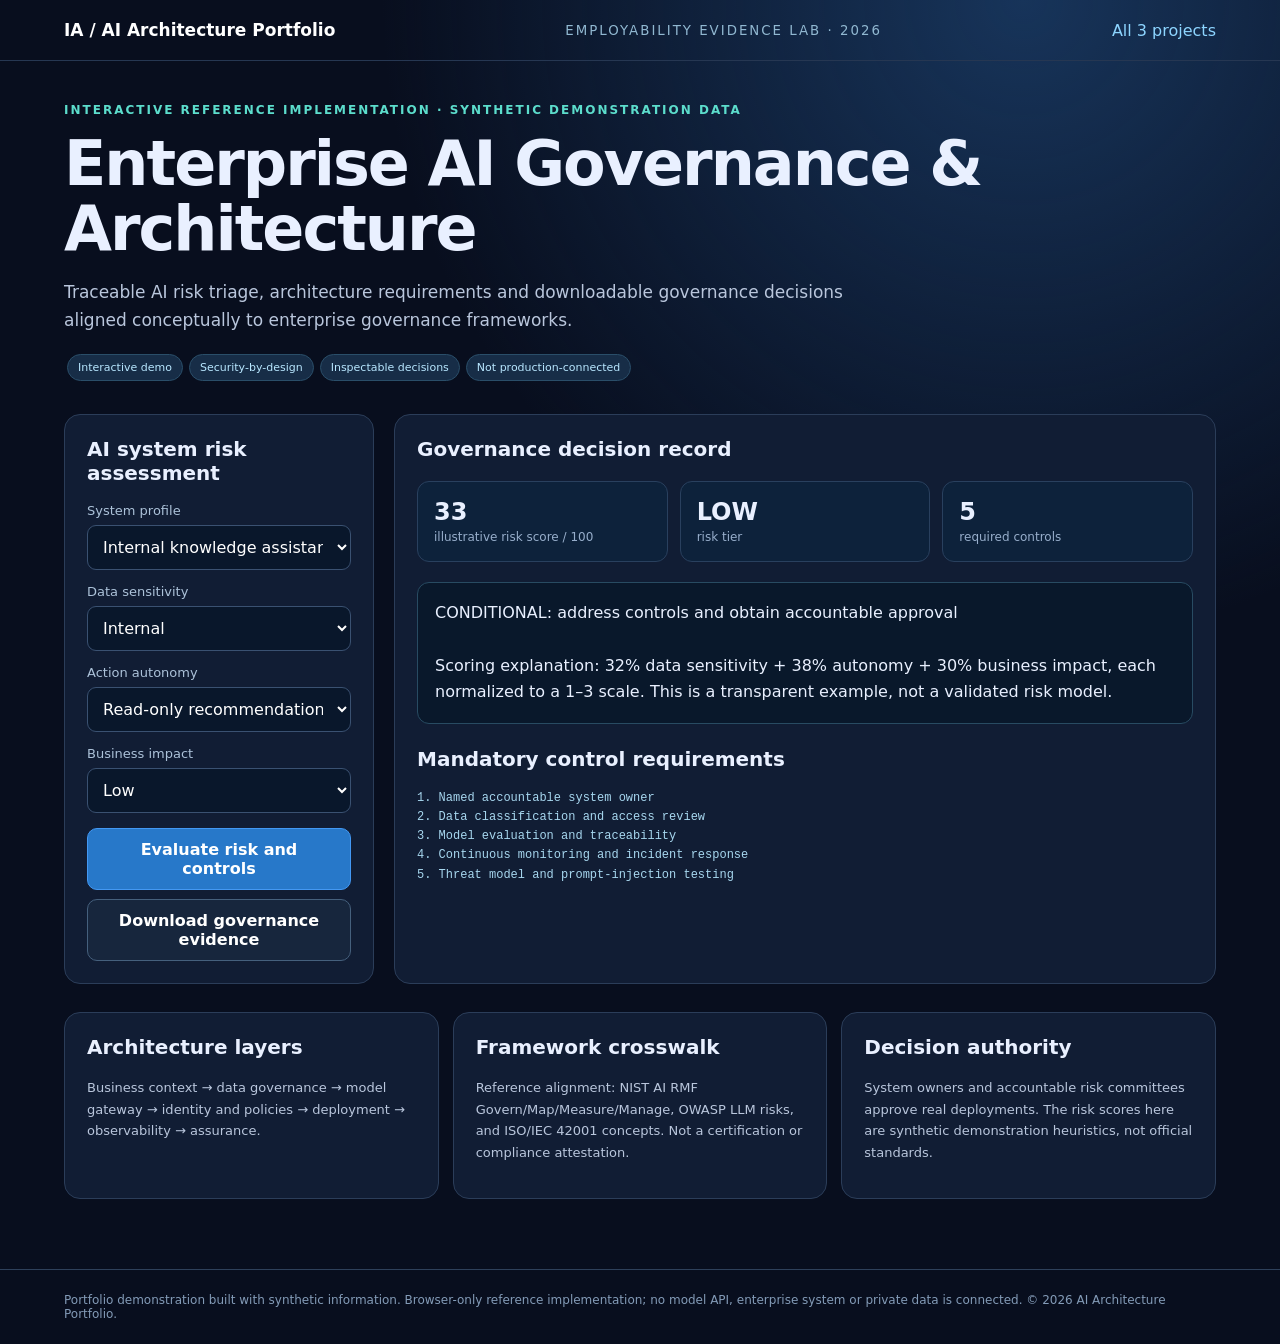
<file: projects/enterprise-ai-governance/index.html>
<!doctype html><html lang="en"><head><meta charset="utf-8"><meta name="viewport" content="width=device-width,initial-scale=1"><meta name="description" content="Traceable AI risk triage, architecture requirements and downloadable governance decisions aligned conceptually to enterprise governance frameworks."><title>Enterprise AI Governance & Architecture | AI Architect Employability Evidence</title><style>:root{font-family:Inter,system-ui,-apple-system,sans-serif;color:#e9f0ff;background:#080e1e}*{box-sizing:border-box}body{margin:0;background:radial-gradient(circle at 80% 0%,#17345a 0%,transparent 38%),#080e1e;min-height:100vh}a{color:#8dd5ff}header{display:flex;justify-content:space-between;align-items:center;border-bottom:1px solid #263752;padding:20px clamp(18px,5vw,70px)}header a{text-decoration:none}header .brand{font-weight:800;font-size:17px;color:#fff}header small{letter-spacing:2px;color:#91b8d1}main{max-width:1200px;margin:0 auto;padding:42px 24px 70px}.eyebrow{font-weight:700;text-transform:uppercase;letter-spacing:2px;color:#5cddcc;font-size:12px}h1{font-size:clamp(34px,5vw,62px);letter-spacing:-2px;line-height:1.05;margin:14px 0}h2{font-size:20px;margin:0 0 18px}p{line-height:1.65;color:#b9c6dc}.lede{font-size:17px;max-width:780px}.tag{display:inline-block;color:#b8e7ff;background:#172d47;border:1px solid #2a4e69;border-radius:20px;padding:6px 10px;font-size:11px;margin:3px}.layout{display:grid;grid-template-columns:310px 1fr;gap:20px;margin-top:30px}.panel,.tile{background:#111d34;border:1px solid #2b3d59;border-radius:16px;padding:22px}.panel p,.tile p{font-size:13px}button,select,input,textarea{font:inherit}button{background:#2778c9;color:#fff;border:1px solid #4398f3;border-radius:10px;padding:11px 15px;cursor:pointer;font-weight:700}button:hover{background:#398de0}button.secondary{background:#17263d;border-color:#45607d}button:focus-visible,input:focus-visible,select:focus-visible{outline:2px solid #5cddcc;outline-offset:2px}label{display:block;color:#acc2d9;margin:14px 0 7px;font-size:13px}select,input,textarea{width:100%;background:#09172b;color:white;border:1px solid #3a5171;border-radius:9px;padding:11px}textarea{min-height:105px}.controls{display:flex;flex-wrap:wrap;gap:9px;margin-top:15px}.result{background:#09182b;border:1px solid #284b62;padding:17px;border-radius:12px;margin-top:16px;white-space:pre-wrap;line-height:1.65}.stats{display:grid;grid-template-columns:repeat(3,1fr);gap:12px;margin:20px 0}.stat{background:#0d223b;padding:16px;border-radius:12px;border:1px solid #29405e}.stat strong{display:block;font-size:24px}.stat span{color:#97aecb;font-size:12px}.muted{font-size:12px;color:#a9b7cd}.status{padding:10px;border-radius:8px;background:#13352f;color:#adf8dc;font-size:13px}.warning{background:#443015;color:#ffe0a2}.cards{display:grid;grid-template-columns:repeat(3,1fr);gap:14px;margin-top:28px}.tile a{font-weight:700}code{color:#92e5d7}footer{border-top:1px solid #2e405a;padding:23px 5vw;color:#839bb7;font-size:12px}.log{max-height:270px;overflow:auto;white-space:pre-wrap;font:12px/1.6 ui-monospace,monospace;color:#a7d7ef}table{border-collapse:collapse;width:100%;font-size:13px}td,th{padding:11px;border-bottom:1px solid #30415c;text-align:left}th{color:#9fe6e0}@media(max-width:800px){.layout{grid-template-columns:1fr}.cards,.stats{grid-template-columns:1fr}header small{display:none}}</style></head><body><header><a class="brand" href="https://iadam0123.github.io/">IA / AI Architecture Portfolio</a><small>EMPLOYABILITY EVIDENCE LAB · 2026</small><a href="../">All 3 projects</a></header><main><div class="eyebrow">Interactive reference implementation · Synthetic demonstration data</div><h1>Enterprise AI Governance & Architecture</h1><p class="lede">Traceable AI risk triage, architecture requirements and downloadable governance decisions aligned conceptually to enterprise governance frameworks.</p><span class="tag">Interactive demo</span><span class="tag">Security-by-design</span><span class="tag">Inspectable decisions</span><span class="tag">Not production-connected</span><div class="layout"><section class="panel"><h2>AI system risk assessment</h2><label for="usecase">System profile</label><select id="usecase"><option value="assistant">Internal knowledge assistant</option><option value="agent">Procurement execution agent</option><option value="screening">Employment screening model</option></select><label for="sensitivity">Data sensitivity</label><select id="sensitivity"><option value="1">Internal</option><option value="2">Confidential</option><option value="3">Restricted / regulated</option></select><label for="autonomy">Action autonomy</label><select id="autonomy"><option value="1">Read-only recommendation</option><option value="2">Human-approved execution</option><option value="3">Unsupervised execution</option></select><label for="impact">Business impact</label><select id="impact"><option value="1">Low</option><option value="2">Medium</option><option value="3">High</option></select><div class="controls"><button id="assess">Evaluate risk and controls</button><button class="secondary" id="export">Download governance evidence</button></div></section><section class="panel"><h2>Governance decision record</h2><div class="stats"><div class="stat"><strong id="score">—</strong><span>illustrative risk score / 100</span></div><div class="stat"><strong id="tier">—</strong><span>risk tier</span></div><div class="stat"><strong id="controls">—</strong><span>required controls</span></div></div><div class="result" id="decision" aria-live="polite">Select Evaluate to generate a transparent assessment.</div><h2 style="margin-top:23px">Mandatory control requirements</h2><div id="controlList" class="log">No assessment run.</div></section></div><div class="cards"><div class="tile"><h2>Architecture layers</h2><p>Business context → data governance → model gateway → identity and policies → deployment → observability → assurance.</p></div><div class="tile"><h2>Framework crosswalk</h2><p>Reference alignment: NIST AI RMF Govern/Map/Measure/Manage, OWASP LLM risks, and ISO/IEC 42001 concepts. Not a certification or compliance attestation.</p></div><div class="tile"><h2>Decision authority</h2><p>System owners and accountable risk committees approve real deployments. The risk scores here are synthetic demonstration heuristics, not official standards.</p></div></div></main><footer>Portfolio demonstration built with synthetic information. Browser-only reference implementation; no model API, enterprise system or private data is connected. © 2026 AI Architecture Portfolio.</footer><script>let result=null;const $=id=>document.getElementById(id);function assess(){const scenario=$("usecase").value,s=+$("sensitivity").value,a=+$("autonomy").value,i=+$("impact").value,score=Math.min(100,Math.round((s*0.32+a*0.38+i*0.30)/3*100)),tier=score>=75?"HIGH":score>=50?"MODERATE":"LOW";const controls=["Named accountable system owner","Data classification and access review","Model evaluation and traceability","Continuous monitoring and incident response","Threat model and prompt-injection testing"];if(s>=2)controls.push("Encryption, retention controls and privacy assessment");if(a>=2)controls.push("Human authorization before privileged tool actions");if(a===3)controls.push("Disable unsupervised high-impact actions until governance exception approved");if(i===3||scenario==="screening")controls.push("High-impact assessment, legal review and adverse outcome monitoring");result={schema:"ai-architecture-governance-v1",mode:"illustrative-not-attestation",timestamp:new Date().toISOString(),system:scenario,inputs:{sensitivity:s,autonomy:a,impact:i},risk:{score,tier,calculation:"Weighted normalized inputs 32% data, 38% autonomy, 30% impact"},decision:tier==="HIGH"?"HOLD: escalate for formal review before deployment":"CONDITIONAL: address controls and obtain accountable approval",required_controls:controls,reference_frameworks:["NIST AI RMF","OWASP LLM Top 10","ISO/IEC 42001 concepts"]};$("score").textContent=score;$("tier").textContent=tier;$("controls").textContent=controls.length;$("decision").textContent=result.decision+"\n\nScoring explanation: 32% data sensitivity + 38% autonomy + 30% business impact, each normalized to a 1–3 scale. This is a transparent example, not a validated risk model.";$("controlList").textContent=controls.map((c,j)=>(j+1)+". "+c).join("\n")} $("assess").onclick=assess;$("export").onclick=()=>{if(!result)assess();const url=URL.createObjectURL(new Blob([JSON.stringify(result,null,2)],{type:"application/json"})),a=document.createElement("a");a.href=url;a.download="ai-governance-assessment.json";a.click();setTimeout(()=>URL.revokeObjectURL(url),1000)};assess();</script></body></html>
</file>
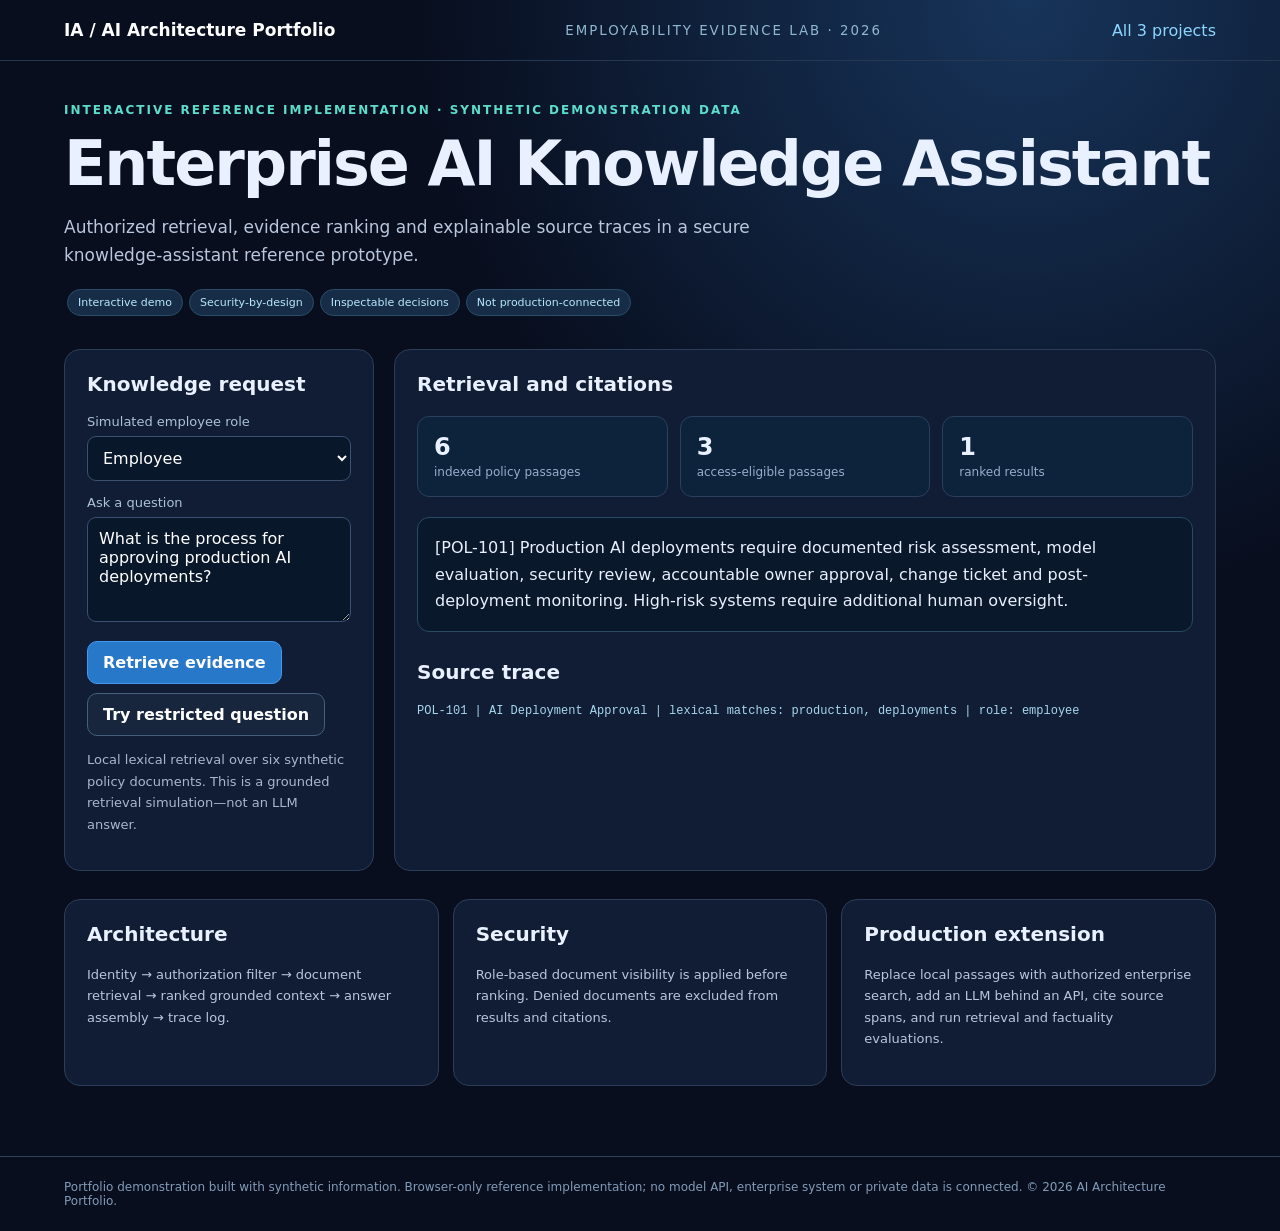
<file: projects/enterprise-knowledge-assistant/index.html>
<!doctype html><html lang="en"><head><meta charset="utf-8"><meta name="viewport" content="width=device-width,initial-scale=1"><meta name="description" content="Authorized retrieval, evidence ranking and explainable source traces in a secure knowledge-assistant reference prototype."><title>Enterprise AI Knowledge Assistant | AI Architect Employability Evidence</title><style>:root{font-family:Inter,system-ui,-apple-system,sans-serif;color:#e9f0ff;background:#080e1e}*{box-sizing:border-box}body{margin:0;background:radial-gradient(circle at 80% 0%,#17345a 0%,transparent 38%),#080e1e;min-height:100vh}a{color:#8dd5ff}header{display:flex;justify-content:space-between;align-items:center;border-bottom:1px solid #263752;padding:20px clamp(18px,5vw,70px)}header a{text-decoration:none}header .brand{font-weight:800;font-size:17px;color:#fff}header small{letter-spacing:2px;color:#91b8d1}main{max-width:1200px;margin:0 auto;padding:42px 24px 70px}.eyebrow{font-weight:700;text-transform:uppercase;letter-spacing:2px;color:#5cddcc;font-size:12px}h1{font-size:clamp(34px,5vw,62px);letter-spacing:-2px;line-height:1.05;margin:14px 0}h2{font-size:20px;margin:0 0 18px}p{line-height:1.65;color:#b9c6dc}.lede{font-size:17px;max-width:780px}.tag{display:inline-block;color:#b8e7ff;background:#172d47;border:1px solid #2a4e69;border-radius:20px;padding:6px 10px;font-size:11px;margin:3px}.layout{display:grid;grid-template-columns:310px 1fr;gap:20px;margin-top:30px}.panel,.tile{background:#111d34;border:1px solid #2b3d59;border-radius:16px;padding:22px}.panel p,.tile p{font-size:13px}button,select,input,textarea{font:inherit}button{background:#2778c9;color:#fff;border:1px solid #4398f3;border-radius:10px;padding:11px 15px;cursor:pointer;font-weight:700}button:hover{background:#398de0}button.secondary{background:#17263d;border-color:#45607d}button:focus-visible,input:focus-visible,select:focus-visible{outline:2px solid #5cddcc;outline-offset:2px}label{display:block;color:#acc2d9;margin:14px 0 7px;font-size:13px}select,input,textarea{width:100%;background:#09172b;color:white;border:1px solid #3a5171;border-radius:9px;padding:11px}textarea{min-height:105px}.controls{display:flex;flex-wrap:wrap;gap:9px;margin-top:15px}.result{background:#09182b;border:1px solid #284b62;padding:17px;border-radius:12px;margin-top:16px;white-space:pre-wrap;line-height:1.65}.stats{display:grid;grid-template-columns:repeat(3,1fr);gap:12px;margin:20px 0}.stat{background:#0d223b;padding:16px;border-radius:12px;border:1px solid #29405e}.stat strong{display:block;font-size:24px}.stat span{color:#97aecb;font-size:12px}.muted{font-size:12px;color:#a9b7cd}.status{padding:10px;border-radius:8px;background:#13352f;color:#adf8dc;font-size:13px}.warning{background:#443015;color:#ffe0a2}.cards{display:grid;grid-template-columns:repeat(3,1fr);gap:14px;margin-top:28px}.tile a{font-weight:700}code{color:#92e5d7}footer{border-top:1px solid #2e405a;padding:23px 5vw;color:#839bb7;font-size:12px}.log{max-height:270px;overflow:auto;white-space:pre-wrap;font:12px/1.6 ui-monospace,monospace;color:#a7d7ef}table{border-collapse:collapse;width:100%;font-size:13px}td,th{padding:11px;border-bottom:1px solid #30415c;text-align:left}th{color:#9fe6e0}@media(max-width:800px){.layout{grid-template-columns:1fr}.cards,.stats{grid-template-columns:1fr}header small{display:none}}</style></head><body><header><a class="brand" href="https://iadam0123.github.io/">IA / AI Architecture Portfolio</a><small>EMPLOYABILITY EVIDENCE LAB · 2026</small><a href="../">All 3 projects</a></header><main><div class="eyebrow">Interactive reference implementation · Synthetic demonstration data</div><h1>Enterprise AI Knowledge Assistant</h1><p class="lede">Authorized retrieval, evidence ranking and explainable source traces in a secure knowledge-assistant reference prototype.</p><span class="tag">Interactive demo</span><span class="tag">Security-by-design</span><span class="tag">Inspectable decisions</span><span class="tag">Not production-connected</span><div class="layout"><section class="panel"><h2>Knowledge request</h2><label for="role">Simulated employee role</label><select id="role"><option value="employee">Employee</option><option value="security">Security analyst</option><option value="finance">Finance manager</option></select><label for="question">Ask a question</label><textarea id="question">What is the process for approving production AI deployments?</textarea><div class="controls"><button id="ask">Retrieve evidence</button><button class="secondary" id="example">Try restricted question</button></div><p class="muted">Local lexical retrieval over six synthetic policy documents. This is a grounded retrieval simulation—not an LLM answer.</p></section><section class="panel"><h2>Retrieval and citations</h2><div class="stats"><div class="stat"><strong id="count">6</strong><span>indexed policy passages</span></div><div class="stat"><strong id="visible">—</strong><span>access-eligible passages</span></div><div class="stat"><strong id="matches">—</strong><span>ranked results</span></div></div><div id="answer" class="result" aria-live="polite">Enter a question and select Retrieve evidence.</div><h2 style="margin-top:28px">Source trace</h2><div id="sources" class="log">No retrieval performed.</div></section></div><div class="cards"><div class="tile"><h2>Architecture</h2><p>Identity → authorization filter → document retrieval → ranked grounded context → answer assembly → trace log.</p></div><div class="tile"><h2>Security</h2><p>Role-based document visibility is applied before ranking. Denied documents are excluded from results and citations.</p></div><div class="tile"><h2>Production extension</h2><p>Replace local passages with authorized enterprise search, add an LLM behind an API, cite source spans, and run retrieval and factuality evaluations.</p></div></div></main><footer>Portfolio demonstration built with synthetic information. Browser-only reference implementation; no model API, enterprise system or private data is connected. © 2026 AI Architecture Portfolio.</footer><script>const docs=[{id:"POL-101",title:"AI Deployment Approval",access:["employee","security","finance"],body:"Production AI deployments require documented risk assessment, model evaluation, security review, accountable owner approval, change ticket and post-deployment monitoring. High-risk systems require additional human oversight."},{id:"POL-102",title:"Information Classification",access:["employee","security","finance"],body:"Information is classified as public, internal, confidential or restricted. Restricted data must not be transmitted to unapproved model endpoints. Teams must verify retention and encryption settings."},{id:"SEC-201",title:"Prompt Injection Response",access:["security"],body:"Security analysts investigate prompt injection findings using sanitized traces, scoped credentials, tool permission logs and incident escalation. Disable compromised tool access before restoring operation."},{id:"FIN-301",title:"Cloud AI Budget Controls",access:["finance"],body:"Finance managers approve monthly AI spending limits and investigate inference cost anomalies. Deployments must have usage budgets, tagged resources, and a documented fallback strategy."},{id:"POL-103",title:"Human Approval of AI Actions",access:["employee","security","finance"],body:"AI agents may suggest a purchasing action but must not execute payment or vendor onboarding without an authorized human reviewer and auditable approval record."},{id:"SEC-202",title:"Incident Recovery Procedure",access:["security"],body:"Incident responders isolate affected inference gateways, rotate impacted credentials, preserve audit evidence and complete a post-incident control review."}];const stop=new Set("a an the and or is are for of in on to with what how do does can from as by be".split(" "));const tok=s=>[...new Set(s.toLowerCase().match(/[a-z0-9]+/g)||[])].filter(w=>w.length>2&&!stop.has(w));function ask(){const role=document.getElementById("role").value,q=document.getElementById("question").value.trim(),words=tok(q),available=docs.filter(d=>d.access.includes(role));const ranked=available.map(d=>{const hay=(d.title+" "+d.body).toLowerCase(),hits=words.filter(w=>hay.includes(w));return {...d,score:hits.length,hits}}).filter(d=>d.score>0).sort((a,b)=>b.score-a.score).slice(0,3);document.getElementById("visible").textContent=available.length;document.getElementById("matches").textContent=ranked.length;document.getElementById("answer").textContent=!q?"Please enter a question.":!ranked.length?"No relevant authorized passages found. No answer is generated; try a different query or a role permitted to access the relevant policy.":ranked.map((d,i)=>"["+d.id+"] "+d.body).join("\n\n");document.getElementById("sources").textContent=ranked.length?ranked.map(d=>d.id+" | "+d.title+" | lexical matches: "+d.hits.join(", ")+" | role: "+role).join("\n"):"No authorized source citation available."}document.getElementById("ask").addEventListener("click",ask);document.getElementById("example").addEventListener("click",()=>{document.getElementById("question").value="How should security analysts investigate prompt injection incidents?";document.getElementById("role").value="employee";ask()});ask();</script></body></html>
</file>
<file: styles.css>
:root{--ink:#eef4ff;--muted:#9aa9bd;--bg:#061018;--panel:#0b1924;--line:#203343;--blue:#68a9ff;--cyan:#55e6cf;--gold:#f2c769;--radius:22px}*{box-sizing:border-box}html{scroll-behavior:smooth}body{margin:0;background:var(--bg);color:var(--ink);font-family:"DM Sans",sans-serif;line-height:1.6;background-image:radial-gradient(circle at 80% 8%,rgba(46,111,155,.19),transparent 32%),linear-gradient(rgba(255,255,255,.015) 1px,transparent 1px),linear-gradient(90deg,rgba(255,255,255,.015) 1px,transparent 1px);background-size:auto,54px 54px,54px 54px}.skip{position:absolute;left:-999px}.skip:focus{left:20px;top:20px;z-index:20;background:#fff;color:#000;padding:10px}.topbar{height:82px;display:flex;align-items:center;justify-content:space-between;padding:0 5vw;border-bottom:1px solid rgba(255,255,255,.1);backdrop-filter:blur(18px);position:sticky;top:0;z-index:10;background:rgba(6,16,24,.82)}.brand{display:flex;align-items:center;gap:12px;color:var(--ink);text-decoration:none;font:700 15px Manrope}.brand-mark{width:34px;height:34px;border:1px solid var(--cyan);display:inline-grid;place-items:center;border-radius:50%;font:800 11px Manrope;color:var(--cyan)}nav{display:flex;gap:30px}nav a,.text-link,footer a{color:var(--muted);text-decoration:none;font-size:14px}nav a:hover,.text-link:hover,footer a:hover{color:var(--cyan)}.button{display:inline-flex;align-items:center;justify-content:center;padding:13px 20px;border-radius:99px;background:var(--ink);color:#07121a;text-decoration:none;font-weight:700;font-size:14px}.button-small{padding:9px 16px}.hero{min-height:720px;display:grid;grid-template-columns:1.2fr .8fr;align-items:center;gap:8vw;padding:96px 8vw}.eyebrow{text-transform:uppercase;letter-spacing:.18em;color:var(--cyan);font:700 11px Manrope;margin:0 0 18px}.hero h1,.section h2{font-family:Manrope,sans-serif;line-height:1.02;letter-spacing:-.04em;margin:0}.hero h1{font-size:clamp(48px,7vw,92px);max-width:900px}.hero h1 span{color:var(--blue)}.lede{font-size:20px;color:var(--muted);max-width:700px;margin:30px 0}.hero-actions{display:flex;align-items:center;gap:28px}.signals{display:flex;gap:42px;margin:66px 0 0}.signals div{border-left:1px solid var(--line);padding-left:16px}.signals dt{font:700 27px Manrope}.signals dd{margin:2px 0 0;color:var(--muted);font-size:12px}.hero-visual{position:relative;aspect-ratio:1;border-radius:50%;border:1px solid rgba(104,169,255,.25);display:grid;place-items:center;background:radial-gradient(circle,rgba(85,230,207,.08),transparent 60%)}.orbit{position:absolute;border:1px solid var(--line);border-radius:50%}.orbit-one{inset:13%}.orbit-two{inset:29%}.core{z-index:2;width:190px;height:190px;border-radius:50%;display:flex;flex-direction:column;align-items:center;justify-content:center;background:#0d2130;border:1px solid var(--cyan);box-shadow:0 0 70px rgba(85,230,207,.12)}.core small{color:var(--muted);letter-spacing:.13em}.core strong{font:800 35px Manrope;color:var(--cyan)}.core span{font-size:11px;color:var(--muted)}.node{position:absolute;width:58px;height:58px;border-radius:50%;background:var(--panel);border:1px solid var(--line);display:grid;place-items:center;font:700 10px Manrope;color:var(--blue)}.node-ai{top:7%;left:46%}.node-cloud{right:2%;top:46%}.node-sec{bottom:5%;left:43%}.node-data{left:0;top:45%}.statement{padding:70px 12vw;border-top:1px solid var(--line);border-bottom:1px solid var(--line);background:rgba(11,25,36,.5)}.statement p{font:500 clamp(25px,3vw,42px)/1.45 Manrope;margin:0}.statement strong{color:var(--cyan)}.section{padding:110px 8vw}.section-heading{display:grid;grid-template-columns:1.3fr .7fr;gap:9vw;align-items:end;margin-bottom:45px}.section h2{font-size:clamp(38px,5vw,65px)}.section-heading>p,.section-copy{color:var(--muted);max-width:550px}.filters{display:flex;flex-wrap:wrap;gap:8px;margin-bottom:25px}.filter{border:1px solid var(--line);background:transparent;color:var(--muted);border-radius:99px;padding:9px 14px;cursor:pointer}.filter.active,.filter:hover{background:var(--ink);color:#07121a}.systems-grid{display:grid;grid-template-columns:repeat(3,1fr);gap:14px}.system-card{min-height:280px;padding:26px;border:1px solid var(--line);background:rgba(11,25,36,.75);border-radius:var(--radius);display:flex;flex-direction:column;transition:.25s}.system-card:hover{transform:translateY(-4px);border-color:var(--blue)}.system-card .meta{display:flex;justify-content:space-between;color:var(--muted);font-size:11px;text-transform:uppercase;letter-spacing:.1em}.system-card h3{font:700 24px/1.2 Manrope;margin:42px 0 12px}.system-card p{color:var(--muted);font-size:14px;margin:0}.system-card a{margin-top:auto;color:var(--cyan);text-decoration:none;font-weight:700;font-size:13px}.split{display:grid;grid-template-columns:1fr 1fr;gap:10vw;background:#09151f}.capability-stack{list-style:none;padding:0;margin:0}.capability-stack li{display:flex;gap:26px;padding:25px 0;border-top:1px solid var(--line)}.capability-stack span,.evidence-grid span{color:var(--cyan);font:700 11px Manrope}.capability-stack strong{font:700 20px Manrope}.capability-stack p{margin:5px 0 0;color:var(--muted)}.evidence{border-top:1px solid var(--line)}.evidence-grid{display:grid;grid-template-columns:repeat(5,1fr);gap:1px;background:var(--line);border:1px solid var(--line)}.evidence-grid article{background:var(--bg);padding:26px;min-height:250px}.evidence-grid h3{font:700 19px/1.25 Manrope;margin:38px 0 12px}.evidence-grid p{font-size:13px;color:var(--muted)}footer{padding:40px 5vw;border-top:1px solid var(--line);display:flex;align-items:center;justify-content:space-between;color:var(--muted);font-size:13px}footer div{display:flex;align-items:center;gap:12px;color:var(--ink)}
@media(max-width:980px){.hero{grid-template-columns:1fr;padding-top:70px}.hero-visual{max-width:520px;width:100%;margin:auto}.systems-grid{grid-template-columns:repeat(2,1fr)}.evidence-grid{grid-template-columns:repeat(2,1fr)}.section-heading,.split{grid-template-columns:1fr}.section-heading{gap:25px}}
@media(max-width:650px){.topbar nav{display:none}.topbar .button{display:none}.hero{padding:70px 6vw}.hero h1{font-size:49px}.hero-actions,.signals{align-items:flex-start;flex-direction:column}.signals{gap:18px}.hero-visual{margin-top:30px}.systems-grid,.evidence-grid{grid-template-columns:1fr}.section{padding:80px 6vw}.statement{padding:50px 6vw}footer{align-items:flex-start;gap:25px;flex-direction:column}}
</file>
